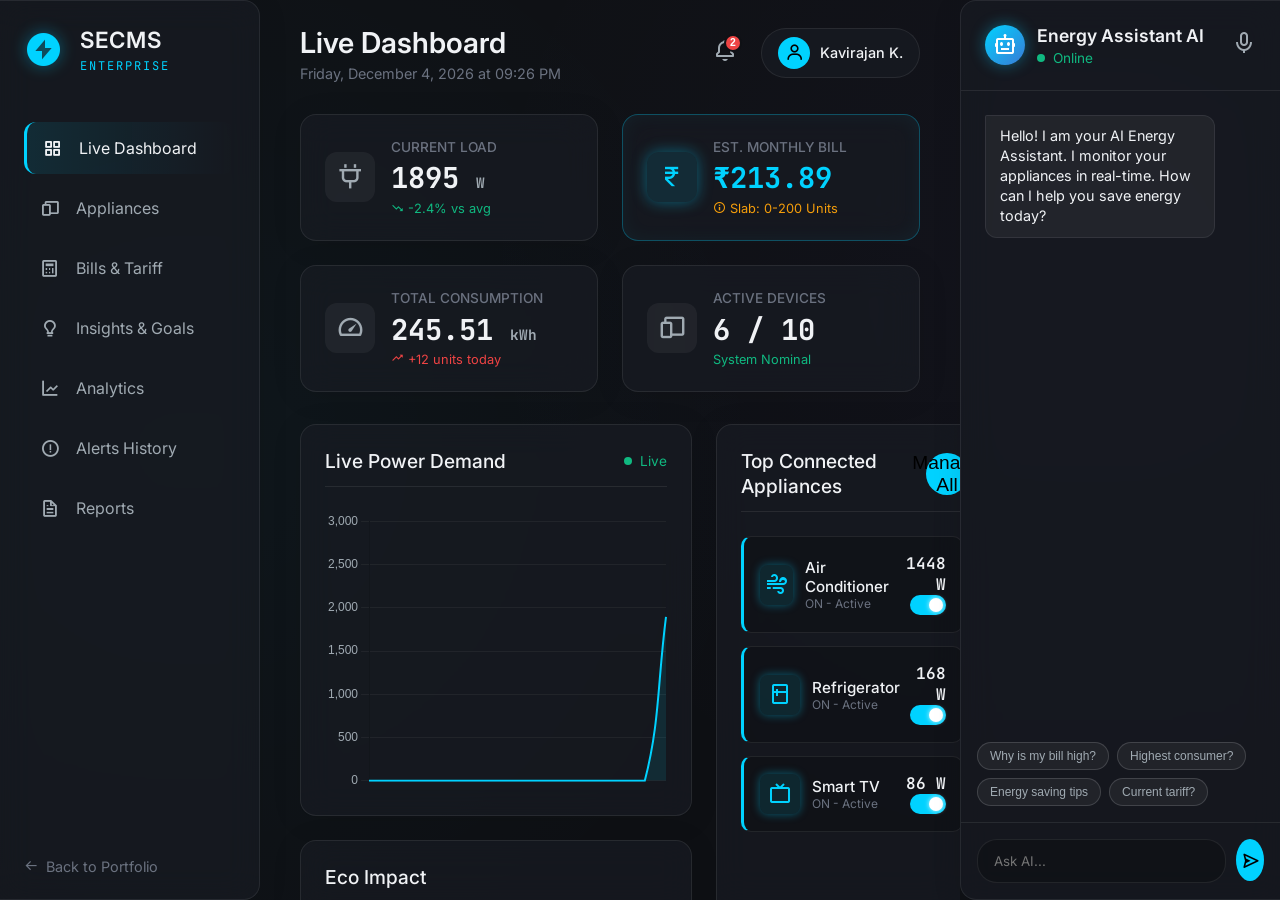
<file: index.html>
<!DOCTYPE html>
<html lang="en">
<head>
    <meta charset="UTF-8">
    <meta name="viewport" content="width=device-width, initial-scale=1.0">
    <title>SECMS Enterprise | Smart Dashboard</title>
    
    <!-- Google Fonts -->
    <link rel="preconnect" href="https://fonts.googleapis.com">
    <link rel="preconnect" href="https://fonts.gstatic.com" crossorigin>
    <link href="https://fonts.googleapis.com/css2?family=Inter:wght@300;400;500;600;700&family=JetBrains+Mono:wght@400;700&display=swap" rel="stylesheet">
    
    <!-- Boxicons -->
    <link href='assets/css/boxicons.min.css' rel='stylesheet'>
    
    <!-- Chart.js for graphs -->
    <script src="assets/js/chart.min.js"></script>

    <!-- Dedicated Stylesheet -->
    <link rel="stylesheet" href="secms-dashboard.css">
</head>
<body class="dark-theme">

    <div class="app-container">
        
        <!-- Sidebar Navigation -->
        <aside class="sidebar glass-panel">
            <div class="brand">
                <i class='bx bxs-bolt-circle brand-icon'></i>
                <div>
                    <h2>SECMS</h2>
                    <span class="brand-sub">Enterprise</span>
                </div>
            </div>

            <ul class="nav-menu">
                <li class="nav-item active" data-view="dashboard">
                    <i class='bx bx-grid-alt'></i>
                    <span>Live Dashboard</span>
                </li>
                <li class="nav-item" data-view="appliances">
                    <i class='bx bx-devices'></i>
                    <span>Appliances</span>
                </li>
                <li class="nav-item" data-view="calculator">
                    <i class='bx bx-calculator'></i>
                    <span>Bills & Tariff</span>
                </li>
                <li class="nav-item" data-view="insights">
                    <i class='bx bx-bulb'></i>
                    <span>Insights & Goals</span>
                </li>
                <li class="nav-item" data-view="analytics">
                    <i class='bx bx-line-chart'></i>
                    <span>Analytics</span>
                </li>
                <li class="nav-item" data-view="alerts">
                    <i class='bx bx-error-circle'></i>
                    <span>Alerts History</span>
                </li>
                <li class="nav-item" data-view="reports">
                    <i class='bx bx-file'></i>
                    <span>Reports</span>
                </li>
            </ul>

            <div class="sidebar-footer">
                <a href="index.html" class="back-link">
                    <i class='bx bx-arrow-back'></i>
                    <span>Back to Portfolio</span>
                </a>
            </div>
        </aside>

        <!-- Main Content Area -->
        <main class="main-content">
            
            <!-- Topbar -->
            <header class="topbar">
                <div class="page-title">
                    <h1 id="current-page-title">Live Dashboard</h1>
                    <p id="current-date-time" class="text-muted"></p>
                </div>
                
                <div class="topbar-actions">
                    <div class="alert-dropdown">
                        <button class="icon-btn" id="notifications-btn">
                            <i class='bx bx-bell'></i>
                            <span class="badge" id="alert-badge">2</span>
                        </button>
                        <div class="dropdown-content glass-panel" id="notifications-panel">
                            <div class="dropdown-header">Smart Alerts</div>
                            <ul id="alerts-list">
                                <!-- Alerts injected via JS -->
                            </ul>
                        </div>
                    </div>
                    <div class="user-profile">
                        <div class="avatar"><i class='bx bx-user'></i></div>
                        <span class="user-name">Kavirajan K.</span>
                    </div>
                </div>
            </header>

            <!-- Dashboard View -->
            <section id="view-dashboard" class="view-section active">
                
                <!-- KPI Cards -->
                <div class="kpi-grid">
                    <div class="kpi-card glass-panel">
                        <div class="kpi-icon"><i class='bx bx-plug'></i></div>
                        <div class="kpi-info">
                            <h3 class="kpi-title">Current Load</h3>
                            <div class="kpi-value"><span id="total-watts">0</span> <span class="unit">W</span></div>
                            <div class="kpi-trend text-success"><i class='bx bx-trending-down'></i> -2.4% vs avg</div>
                        </div>
                    </div>

                    <div class="kpi-card glass-panel neon-border">
                        <div class="kpi-icon highlight"><i class='bx bx-rupee'></i></div>
                        <div class="kpi-info">
                            <h3 class="kpi-title">Est. Monthly Bill</h3>
                            <div class="kpi-value highlight">₹<span id="est-bill">0.00</span></div>
                            <div class="kpi-trend text-warning"><i class='bx bx-info-circle'></i> Slab: <span id="current-slab">0-200 Units</span></div>
                        </div>
                    </div>

                    <div class="kpi-card glass-panel">
                        <div class="kpi-icon"><i class='bx bx-tachometer'></i></div>
                        <div class="kpi-info">
                            <h3 class="kpi-title">Total Consumption</h3>
                            <div class="kpi-value"><span id="total-units">0.00</span> <span class="unit">kWh</span></div>
                            <div class="kpi-trend text-danger"><i class='bx bx-trending-up'></i> +12 units today</div>
                        </div>
                    </div>

                    <div class="kpi-card glass-panel">
                        <div class="kpi-icon"><i class='bx bx-devices'></i></div>
                        <div class="kpi-info">
                            <h3 class="kpi-title">Active Devices</h3>
                            <div class="kpi-value"><span id="active-devices-count">0</span> / 10</div>
                            <div class="kpi-trend text-success">System Nominal</div>
                        </div>
                    </div>
                </div>

                <!-- Main Grid -->
                <div class="dashboard-grid">
                    
                    <!-- Real-time Chart -->
                    <div class="chart-container glass-panel">
                        <div class="panel-header">
                            <h2>Live Power Demand</h2>
                            <div class="status-indicator"><span class="dot pulse"></span> Live</div>
                        </div>
                        <div class="chart-wrapper">
                            <canvas id="livePowerChart"></canvas>
                        </div>
                    </div>

                    <!-- Environment & Footprint -->
                    <div class="stats-container glass-panel">
                        <div class="panel-header">
                            <h2>Eco Impact</h2>
                        </div>
                        <div class="eco-stats">
                            <div class="eco-item">
                                <i class='bx bx-leaf text-success'></i>
                                <div>
                                    <h4>Carbon Footprint</h4>
                                    <p><span id="carbon-val">12.5</span> kg CO₂</p>
                                </div>
                            </div>
                            <div class="eco-item">
                                <i class='bx bx-bulb text-warning'></i>
                                <div>
                                    <h4>Efficiency Score</h4>
                                    <p>87 / 100 <span class="text-success">(Good)</span></p>
                                </div>
                            </div>
                        </div>
                    </div>

                    <!-- Devices Summary (Overview) -->
                    <div class="devices-container glass-panel">
                        <div class="panel-header">
                            <h2>Top Connected Appliances</h2>
                            <button class="btn btn-sm btn-primary" onclick="document.querySelector('.nav-item[data-view=\'appliances\']').click()">Manage All</button>
                        </div>
                        <div class="devices-list" id="overview-devices-list">
                            <!-- Summary Devices injected via JS -->
                        </div>
                    </div>
                </div>
            </section>

            <!-- Appliances View -->
            <section id="view-appliances" class="view-section">
                <div class="dashboard-grid">
                    <div class="chart-container glass-panel" style="grid-column: 1 / 2; grid-row: 1 / 2;">
                        <div class="panel-header">
                            <h2>Appliance Breakdown</h2>
                        </div>
                        <div class="chart-wrapper" style="height: 300px; display: flex; justify-content: center;">
                            <canvas id="applianceBreakdownChart"></canvas>
                        </div>
                    </div>

                    <!-- Scheduling UI -->
                    <div class="stats-container glass-panel" style="grid-column: 1 / 2; grid-row: 2 / 3;">
                        <div class="panel-header">
                            <h2>Auto Device Scheduling</h2>
                            <button class="btn btn-sm btn-primary" id="btn-add-schedule"><i class='bx bx-plus'></i> New Rule</button>
                        </div>
                        <div class="schedule-list mt-3">
                            <div class="alert-item warning">
                                <i class='bx bx-time'></i>
                                <div style="flex: 1;">
                                    <strong>Water Heater</strong> - Turn ON at 06:00 AM
                                </div>
                                <label class="switch"><input type="checkbox" checked><span class="slider"></span></label>
                            </div>
                            <div class="alert-item">
                                <i class='bx bx-time'></i>
                                <div style="flex: 1;">
                                    <strong>Air Conditioner</strong> - Turn OFF at 05:00 AM
                                </div>
                                <label class="switch"><input type="checkbox" checked><span class="slider"></span></label>
                            </div>
                        </div>
                    </div>

                    <!-- Full Devices List -->
                    <div class="devices-container glass-panel" style="grid-column: 2 / 3; grid-row: 1 / 3;">
                        <div class="panel-header">
                            <h2>All Appliances</h2>
                            <div class="status-indicator"><span id="total-appliances-count">10</span> Devices</div>
                        </div>
                        <div class="devices-list" id="devices-list">
                            <!-- Devices injected via JS -->
                        </div>
                    </div>
                </div>
            </section>

            <!-- Insights & Goals View -->
            <section id="view-insights" class="view-section">
                <div class="kpi-grid">
                    <div class="kpi-card glass-panel neon-border">
                        <div class="kpi-icon highlight"><i class='bx bx-target-lock'></i></div>
                        <div class="kpi-info">
                            <h3 class="kpi-title">Monthly Energy Goal</h3>
                            <div class="kpi-value"><span id="goal-units">400</span> <span class="unit">kWh</span></div>
                            <div class="kpi-trend text-warning">Set Target</div>
                        </div>
                    </div>
                    <div class="kpi-card glass-panel">
                        <div class="kpi-info" style="width: 100%;">
                            <div style="display: flex; justify-content: space-between; margin-bottom: 5px;">
                                <span class="kpi-title">Progress</span>
                                <span class="text-success" id="goal-progress-text">61%</span>
                            </div>
                            <div class="progress-bar-bg">
                                <div class="progress-bar-fill" id="goal-progress-bar" style="width: 61%;"></div>
                            </div>
                            <p class="text-muted mt-2" style="font-size: 0.8rem;">You have <span id="goal-remaining" class="highlight">154.5</span> kWh remaining for this month.</p>
                        </div>
                    </div>
                </div>

                <div class="dashboard-grid mt-4">
                    <div class="glass-panel p-4" style="grid-column: 1 / 2;">
                        <h2><i class='bx bx-brain highlight'></i> AI Energy Recommendations</h2>
                        <ul class="recommendation-list mt-3">
                            <li>
                                <i class='bx bx-check-circle text-success'></i>
                                <div>
                                    <h4>Peak Hour Optimization</h4>
                                    <p class="text-muted">Shift washing machine usage to off-peak hours (10 PM - 6 AM) to save an estimated ₹120/month.</p>
                                </div>
                            </li>
                            <li>
                                <i class='bx bx-info-circle text-warning'></i>
                                <div>
                                    <h4>Phantom Load Detected</h4>
                                    <p class="text-muted">Microwave and TV are consuming 15W in standby. Use smart plugs to completely cut power.</p>
                                </div>
                            </li>
                            <li>
                                <i class='bx bx-check-circle text-success'></i>
                                <div>
                                    <h4>Thermostat Adjustment</h4>
                                    <p class="text-muted">Raising AC temperature from 22°C to 24°C can reduce energy consumption by 12%.</p>
                                </div>
                            </li>
                        </ul>
                    </div>
                    
                    <div class="glass-panel p-4" style="grid-column: 2 / 3;">
                        <h2><i class='bx bx-sun text-warning'></i> Peak Hours</h2>
                        <div class="mt-3 text-center">
                            <div style="font-size: 2rem; color: var(--danger); font-family: var(--font-mono); font-weight: 700;">6:00 PM - 10:00 PM</div>
                            <p class="text-muted mt-2">Energy demand is highest during this window. Avoid running heavy appliances like the Water Heater.</p>
                        </div>
                    </div>
                </div>
            </section>

            <!-- Calculator View -->
            <section id="view-calculator" class="view-section">
                <div class="calculator-grid">
                    <div class="calc-panel glass-panel">
                        <h2>Unit to Cost Calculator</h2>
                        <p class="text-muted">Enter consumed units (kWh) to calculate electricity bill according to the latest TNEB tariff.</p>
                        
                        <div class="input-group">
                            <label>Consumed Units (kWh)</label>
                            <input type="number" id="calc-units" placeholder="e.g. 350" min="0">
                        </div>
                        <button class="btn btn-primary" id="btn-calc-cost">Calculate Bill</button>
                        
                        <div class="calc-result" id="cost-result-box" style="display: none;">
                            <h3>Total Bill: <span class="highlight">₹<span id="calc-res-cost">0.00</span></span></h3>
                            <div class="breakdown" id="calc-res-breakdown"></div>
                        </div>
                    </div>

                    <div class="calc-panel glass-panel">
                        <h2>Cost to Unit Estimator</h2>
                        <p class="text-muted">Enter desired bill amount to estimate maximum allowed unit consumption.</p>
                        
                        <div class="input-group">
                            <label>Bill Amount (₹)</label>
                            <input type="number" id="calc-cost" placeholder="e.g. 1500" min="0">
                        </div>
                        <button class="btn btn-primary" id="btn-calc-units">Estimate Units</button>
                        
                        <div class="calc-result" id="units-result-box" style="display: none;">
                            <h3>Est. Usage: <span class="highlight"><span id="calc-res-units">0</span> kWh</span></h3>
                            <p class="text-muted mt-2">Maximum units you can consume to keep the bill under this amount.</p>
                        </div>
                    </div>
                </div>
                
                <div class="tariff-table-container glass-panel mt-4">
                    <h2>TNEB Tariff Structure (Reference)</h2>
                    <div class="table-responsive mt-3">
                        <table class="tariff-table">
                            <thead>
                                <tr>
                                    <th>Consumption Range</th>
                                    <th>1-200 Units</th>
                                    <th>201-400 Units</th>
                                    <th>401-500 Units</th>
                                    <th>501-600 Units</th>
                                    <th>601-800 Units</th>
                                    <th>801-1000 Units</th>
                                    <th>>1000 Units</th>
                                </tr>
                            </thead>
                            <tbody>
                                <tr>
                                    <td><strong>Up to 500 Units</strong></td>
                                    <td>₹0.00</td>
                                    <td>₹4.70</td>
                                    <td>₹6.30</td>
                                    <td>-</td>
                                    <td>-</td>
                                    <td>-</td>
                                    <td>-</td>
                                </tr>
                                <tr>
                                    <td><strong>Above 500 Units</strong></td>
                                    <td>₹0.00 (up to 100)</td>
                                    <td>₹4.70 (101-400)</td>
                                    <td>₹6.30</td>
                                    <td>₹8.40</td>
                                    <td>₹9.45</td>
                                    <td>₹10.50</td>
                                    <td>₹11.55</td>
                                </tr>
                            </tbody>
                        </table>
                    </div>
                </div>
            </section>
            
            <!-- Analytics View -->
            <section id="view-analytics" class="view-section">
                <div class="dashboard-grid">
                    <div class="chart-container glass-panel" style="grid-column: 1 / 3;">
                        <div class="panel-header">
                            <h2>Energy Consumption Trends</h2>
                            <select id="trend-period" class="select-glass">
                                <option value="weekly">This Week</option>
                                <option value="monthly">This Month</option>
                                <option value="yearly">This Year</option>
                            </select>
                        </div>
                        <div class="chart-wrapper" style="height: 350px;">
                            <canvas id="trendChart"></canvas>
                        </div>
                    </div>
                    
                    <div class="glass-panel p-4" style="grid-column: 1 / 3;">
                        <h2>Smart Comparison Mode</h2>
                        <p class="text-muted mb-3">Compare appliance usage or time periods to identify anomalies.</p>
                        <div style="display: flex; gap: 1rem; align-items: center;">
                            <select class="select-glass" style="flex: 1;"><option>Air Conditioner</option><option>Water Heater</option></select>
                            <span class="text-muted">VS</span>
                            <select class="select-glass" style="flex: 1;"><option>Refrigerator</option><option>Smart TV</option></select>
                            <button class="btn btn-primary" style="border-radius: 8px;">Compare</button>
                        </div>
                        <div class="mt-4 text-center text-muted">
                            <i class='bx bx-bar-chart-alt-2' style="font-size: 3rem; opacity: 0.5;"></i>
                            <p>Select items to compare</p>
                        </div>
                    </div>
                </div>
            </section>

            <!-- Alerts View -->
            <section id="view-alerts" class="view-section">
                <div class="glass-panel p-4">
                    <div class="panel-header">
                        <h2>Anomaly Detection & Alerts</h2>
                        <button class="btn btn-sm" style="border: 1px solid var(--border-glass); background: transparent; color: var(--text-primary);">Mark all as read</button>
                    </div>
                    <div class="mt-3">
                        <ul id="full-alerts-list" style="display: flex; flex-direction: column; gap: 10px;">
                            <li class="alert-item danger" style="padding: 15px;">
                                <i class='bx bx-error' style="font-size: 1.5rem;"></i> 
                                <div>
                                    <strong>Critical: Voltage Fluctuation Detected</strong>
                                    <p class="text-muted mt-1">Unusual voltage drop detected on Mains. Sensitive electronics may be at risk.</p>
                                    <span style="font-size: 0.75rem; color: var(--text-secondary);">Today, 10:45 AM</span>
                                </div>
                            </li>
                            <li class="alert-item warning" style="padding: 15px;">
                                <i class='bx bx-error-circle' style="font-size: 1.5rem;"></i> 
                                <div>
                                    <strong>High Usage: AC Running > 8 Hours</strong>
                                    <p class="text-muted mt-1">The Air Conditioner has been running continuously. Consider turning it off to save energy.</p>
                                    <span style="font-size: 0.75rem; color: var(--text-secondary);">Yesterday, 11:30 PM</span>
                                </div>
                            </li>
                            <li class="alert-item" style="padding: 15px;">
                                <i class='bx bx-info-circle' style="font-size: 1.5rem; color: var(--accent-primary);"></i> 
                                <div>
                                    <strong>System Update</strong>
                                    <p class="text-muted mt-1">Firmware for Smart Meter updated to v2.4.1.</p>
                                    <span style="font-size: 0.75rem; color: var(--text-secondary);">May 17, 02:00 AM</span>
                                </div>
                            </li>
                        </ul>
                    </div>
                </div>
            </section>

            <!-- Reports View -->
            <section id="view-reports" class="view-section">
                <div class="glass-panel p-4">
                    <div class="panel-header">
                        <h2>Exportable Reports</h2>
                    </div>
                    <div class="dashboard-grid mt-4">
                        <div class="report-card text-center" style="padding: 2rem; border: 1px solid var(--border-glass); border-radius: 12px; background: rgba(0,0,0,0.2);">
                            <i class='bx bxs-file-pdf' style="font-size: 4rem; color: #ff4757;"></i>
                            <h3 class="mt-3">Monthly Summary</h3>
                            <p class="text-muted mb-3">Detailed consumption breakdown and billing.</p>
                            <button class="btn btn-primary w-100" id="btn-export-pdf" style="width: 100%; border-radius: 8px;">Export PDF</button>
                        </div>
                        <div class="report-card text-center" style="padding: 2rem; border: 1px solid var(--border-glass); border-radius: 12px; background: rgba(0,0,0,0.2);">
                            <i class='bx bxs-file-blank' style="font-size: 4rem; color: #2ed573;"></i>
                            <h3 class="mt-3">Raw Usage Data</h3>
                            <p class="text-muted mb-3">Hourly reading logs for data analysis.</p>
                            <button class="btn btn-primary w-100" id="btn-export-csv" style="width: 100%; border-radius: 8px;">Export CSV</button>
                        </div>
                    </div>
                </div>
            </section>

        </main>

        <!-- Right AI Chatbot Panel -->
        <aside class="ai-panel glass-panel">
            <div class="chat-header">
                <div class="ai-avatar pulse-glow"><i class='bx bx-bot'></i></div>
                <div style="flex: 1;">
                    <h3>Energy Assistant AI</h3>
                    <span class="status-indicator"><span class="dot pulse"></span> Online</span>
                </div>
                <button class="icon-btn" id="voice-btn" title="Voice Command"><i class='bx bx-microphone'></i></button>
                <button class="icon-btn" id="close-chat-btn"><i class='bx bx-x'></i></button>
            </div>
            
            <div class="chat-messages" id="chat-messages">
                <div class="message ai">
                    <div class="msg-bubble">
                        Hello! I am your AI Energy Assistant. I monitor your appliances in real-time. How can I help you save energy today?
                    </div>
                </div>
            </div>
            
            <div class="chat-suggestions">
                <button class="chip">Why is my bill high?</button>
                <button class="chip">Highest consumer?</button>
                <button class="chip">Energy saving tips</button>
                <button class="chip">Current tariff?</button>
            </div>
            
            <div class="chat-input-area">
                <input type="text" id="chat-input" placeholder="Ask AI...">
                <button id="send-btn" class="btn-primary"><i class='bx bx-send'></i></button>
            </div>
        </aside>

        <!-- Floating Chat Button (Mobile/Tablet) -->
        <button class="floating-chat-btn" id="floating-chat-btn">
            <i class='bx bx-bot'></i>
        </button>

    </div>

    <!-- Application Logic -->
    <script src="secms-app.js"></script>
</body>
</html>
</file>
<file: secms-dashboard.css>
/* 
   SECMS Enterprise Dashboard 
   Dark Theme, Glassmorphism, Neon Elements
*/

:root {
    /* Tesla/Enterprise Dark Theme Palette */
    --bg-base: #0f1115; /* Very dark slate, almost black */
    --bg-surface: rgba(25, 28, 36, 0.65); /* Glass surface */
    --bg-surface-hover: rgba(35, 38, 48, 0.8);
    --bg-panel: #16181d;
    
    --text-primary: #f0f2f5;
    --text-secondary: #a0aab2;
    --text-muted: #6b7280;
    
    --accent-primary: #00d2ff; /* Cyan neon */
    --accent-glow: rgba(0, 210, 255, 0.4);
    
    --success: #10b981;
    --success-glow: rgba(16, 185, 129, 0.3);
    
    --warning: #f59e0b;
    --warning-glow: rgba(245, 158, 11, 0.3);
    
    --danger: #ef4444;
    --danger-glow: rgba(239, 68, 68, 0.3);
    
    --border-glass: rgba(255, 255, 255, 0.08);
    --border-light: rgba(255, 255, 255, 0.15);
    
    --font-main: 'Inter', sans-serif;
    --font-mono: 'JetBrains Mono', monospace;
    
    --transition: all 0.3s cubic-bezier(0.4, 0, 0.2, 1);
}

* {
    margin: 0;
    padding: 0;
    box-sizing: border-box;
}

body.dark-theme {
    font-family: var(--font-main);
    background-color: var(--bg-base);
    color: var(--text-primary);
    overflow-x: hidden;
    height: 100vh;
    /* subtle background mesh gradient if desired, or plain dark */
    background-image: 
        radial-gradient(circle at 15% 50%, rgba(0, 210, 255, 0.03) 0%, transparent 50%),
        radial-gradient(circle at 85% 30%, rgba(139, 92, 246, 0.03) 0%, transparent 50%);
}

a {
    text-decoration: none;
    color: inherit;
}

ul {
    list-style: none;
}

/* Typography Helpers */
h1, h2, h3, h4, h5 { font-weight: 600; line-height: 1.3; }
.text-muted { color: var(--text-muted); font-size: 0.9rem; }
.text-success { color: var(--success); }
.text-warning { color: var(--warning); }
.text-danger { color: var(--danger); }
.highlight { color: var(--accent-primary); }
.mt-2 { margin-top: 0.5rem; }
.mt-3 { margin-top: 1rem; }
.mt-4 { margin-top: 2rem; }
.text-center { text-align: center; }

/* App Layout Container */
.app-container {
    display: flex;
    height: 100vh;
    overflow: hidden;
}

/* Glassmorphism Panel Base */
.glass-panel {
    background: var(--bg-surface);
    backdrop-filter: blur(16px);
    -webkit-backdrop-filter: blur(16px);
    border: 1px solid var(--border-glass);
    border-radius: 16px;
    box-shadow: 0 4px 30px rgba(0, 0, 0, 0.1);
}

/* --- SIDEBAR --- */
.sidebar {
    width: 260px;
    height: 100vh;
    display: flex;
    flex-direction: column;
    padding: 1.5rem;
    z-index: 10;
    border-radius: 0 16px 16px 0;
    border-left: none;
}

.brand {
    display: flex;
    align-items: center;
    gap: 1rem;
    margin-bottom: 3rem;
}

.brand-icon {
    font-size: 2.5rem;
    color: var(--accent-primary);
    filter: drop-shadow(0 0 8px var(--accent-glow));
}

.brand h2 {
    font-size: 1.4rem;
    letter-spacing: 1px;
}

.brand-sub {
    font-size: 0.75rem;
    color: var(--accent-primary);
    text-transform: uppercase;
    letter-spacing: 2px;
    font-family: var(--font-mono);
}

.nav-menu {
    flex: 1;
    display: flex;
    flex-direction: column;
    gap: 0.5rem;
}

.nav-item {
    display: flex;
    align-items: center;
    gap: 1rem;
    padding: 1rem;
    border-radius: 12px;
    color: var(--text-secondary);
    cursor: pointer;
    transition: var(--transition);
}

.nav-item i {
    font-size: 1.25rem;
}

.nav-item:hover, .nav-item.active {
    background: var(--bg-surface-hover);
    color: var(--text-primary);
}

.nav-item.active {
    border-left: 3px solid var(--accent-primary);
    background: linear-gradient(90deg, rgba(0,210,255,0.1) 0%, transparent 100%);
}

.sidebar-footer {
    margin-top: auto;
}

.back-link {
    display: flex;
    align-items: center;
    gap: 0.5rem;
    color: var(--text-muted);
    font-size: 0.9rem;
    transition: var(--transition);
}

.back-link:hover {
    color: var(--accent-primary);
}

/* --- MAIN CONTENT --- */
.main-content {
    flex: 1;
    display: flex;
    flex-direction: column;
    overflow-y: auto;
    padding: 1.5rem 2.5rem;
    scroll-behavior: smooth;
}

/* Topbar */
.topbar {
    display: flex;
    justify-content: space-between;
    align-items: center;
    margin-bottom: 2rem;
}

.page-title h1 {
    font-size: 1.8rem;
    margin-bottom: 0.2rem;
}

.topbar-actions {
    display: flex;
    align-items: center;
    gap: 1.5rem;
}

.icon-btn {
    background: transparent;
    border: none;
    color: var(--text-secondary);
    font-size: 1.5rem;
    cursor: pointer;
    position: relative;
    transition: var(--transition);
}

.icon-btn:hover {
    color: var(--accent-primary);
}

.icon-btn.listening {
    color: #ff4757;
    animation: pulseMic 1.5s infinite;
}

@keyframes pulseMic {
    0% { transform: scale(1); text-shadow: 0 0 0 rgba(255, 71, 87, 0.4); }
    50% { transform: scale(1.1); text-shadow: 0 0 15px rgba(255, 71, 87, 0.8); }
    100% { transform: scale(1); text-shadow: 0 0 0 rgba(255, 71, 87, 0.4); }
}

.badge {
    position: absolute;
    top: -5px;
    right: -5px;
    background: var(--danger);
    color: white;
    font-size: 0.65rem;
    font-weight: bold;
    height: 18px;
    width: 18px;
    border-radius: 50%;
    display: flex;
    align-items: center;
    justify-content: center;
    border: 2px solid var(--bg-base);
}

/* Alert Dropdown */
.alert-dropdown {
    position: relative;
}

.dropdown-content {
    position: absolute;
    top: 40px;
    right: 0;
    width: 320px;
    display: none;
    flex-direction: column;
    z-index: 100;
    padding: 1rem;
    animation: fadeIn 0.3s ease;
}

.dropdown-content.show {
    display: flex;
}

.dropdown-header {
    font-weight: 600;
    margin-bottom: 1rem;
    padding-bottom: 0.5rem;
    border-bottom: 1px solid var(--border-glass);
}

#alerts-list {
    max-height: 300px;
    overflow-y: auto;
}

.alert-item {
    display: flex;
    gap: 10px;
    padding: 10px;
    border-radius: 8px;
    margin-bottom: 5px;
    background: rgba(255,255,255,0.03);
    font-size: 0.85rem;
}

.alert-item.warning i { color: var(--warning); }
.alert-item.danger i { color: var(--danger); }

.user-profile {
    display: flex;
    align-items: center;
    gap: 10px;
    padding: 0.5rem 1rem;
    background: var(--bg-surface);
    border: 1px solid var(--border-glass);
    border-radius: 30px;
}

.avatar {
    width: 32px;
    height: 32px;
    border-radius: 50%;
    background: var(--accent-primary);
    color: #000;
    display: flex;
    align-items: center;
    justify-content: center;
    font-size: 1.2rem;
}

.user-name {
    font-size: 0.9rem;
    font-weight: 500;
}

/* --- VIEWS --- */
.view-section {
    display: none;
    animation: fadeIn 0.4s ease;
}

.view-section.active {
    display: block;
}

@keyframes fadeIn {
    from { opacity: 0; transform: translateY(10px); }
    to { opacity: 1; transform: translateY(0); }
}

/* --- DASHBOARD VIEW --- */

/* KPI Grid */
.kpi-grid {
    display: grid;
    grid-template-columns: repeat(auto-fit, minmax(220px, 1fr));
    gap: 1.5rem;
    margin-bottom: 2rem;
}

.kpi-card {
    padding: 1.5rem;
    display: flex;
    align-items: center;
    gap: 1rem;
    transition: var(--transition);
}

.kpi-card:hover {
    transform: translateY(-5px);
    border-color: var(--border-light);
}

.kpi-card.neon-border {
    border-color: rgba(0, 210, 255, 0.3);
    box-shadow: inset 0 0 20px rgba(0, 210, 255, 0.05);
}

.kpi-icon {
    width: 50px;
    height: 50px;
    border-radius: 12px;
    background: rgba(255, 255, 255, 0.05);
    display: flex;
    align-items: center;
    justify-content: center;
    font-size: 1.8rem;
    color: var(--text-secondary);
}

.kpi-icon.highlight {
    color: var(--accent-primary);
    background: rgba(0, 210, 255, 0.1);
    box-shadow: 0 0 15px var(--accent-glow);
}

.kpi-info {
    flex: 1;
}

.kpi-title {
    font-size: 0.85rem;
    color: var(--text-muted);
    font-weight: 500;
    text-transform: uppercase;
}

.kpi-value {
    font-size: 1.8rem;
    font-weight: 700;
    font-family: var(--font-mono);
    margin: 0.2rem 0;
}

.kpi-value .unit {
    font-size: 0.9rem;
    color: var(--text-secondary);
}

.kpi-trend {
    font-size: 0.8rem;
    display: flex;
    align-items: center;
    gap: 4px;
}

/* Dashboard Main Grid */
.dashboard-grid {
    display: grid;
    grid-template-columns: 2fr 1fr;
    grid-template-rows: auto auto;
    gap: 1.5rem;
}

.panel-header {
    display: flex;
    justify-content: space-between;
    align-items: center;
    margin-bottom: 1.5rem;
    padding-bottom: 0.8rem;
    border-bottom: 1px solid var(--border-glass);
}

.panel-header h2 {
    font-size: 1.2rem;
    font-weight: 500;
}

/* Chart */
.chart-container {
    grid-column: 1 / 2;
    padding: 1.5rem;
}

.chart-wrapper {
    position: relative;
    height: 280px;
    width: 100%;
}

.status-indicator {
    display: flex;
    align-items: center;
    gap: 8px;
    font-size: 0.85rem;
    color: var(--success);
}

.dot {
    width: 8px;
    height: 8px;
    border-radius: 50%;
    background: var(--success);
}

.dot.pulse {
    box-shadow: 0 0 0 0 rgba(16, 185, 129, 0.7);
    animation: pulse 1.5s infinite cubic-bezier(0.66, 0, 0, 1);
}

@keyframes pulse {
    to { box-shadow: 0 0 0 10px rgba(16, 185, 129, 0); }
}

/* Eco Stats */
.stats-container {
    grid-column: 1 / 2;
    padding: 1.5rem;
}

.eco-stats {
    display: flex;
    gap: 2rem;
}

.eco-item {
    display: flex;
    align-items: center;
    gap: 1rem;
    flex: 1;
    background: rgba(255,255,255,0.02);
    padding: 1rem;
    border-radius: 12px;
}

.eco-item i {
    font-size: 2.5rem;
}

.eco-item h4 {
    font-size: 0.9rem;
    color: var(--text-muted);
}

.eco-item p {
    font-size: 1.2rem;
    font-weight: 600;
}

/* Devices List */
.devices-container {
    grid-column: 2 / 3;
    grid-row: 1 / 3;
    padding: 1.5rem;
    display: flex;
    flex-direction: column;
}

.devices-list {
    display: flex;
    flex-direction: column;
    gap: 0.8rem;
    overflow-y: auto;
    flex: 1;
    padding-right: 5px;
}

/* Custom scrollbar for devices list */
.devices-list::-webkit-scrollbar {
    width: 4px;
}
.devices-list::-webkit-scrollbar-thumb {
    background: var(--border-light);
    border-radius: 4px;
}

.device-card {
    background: rgba(0, 0, 0, 0.2);
    border: 1px solid var(--border-glass);
    border-radius: 10px;
    padding: 1rem;
    display: flex;
    align-items: center;
    justify-content: space-between;
    transition: var(--transition);
}

.device-card:hover {
    background: rgba(255, 255, 255, 0.05);
}

.device-card.active {
    border-left: 3px solid var(--accent-primary);
}

.device-info {
    display: flex;
    align-items: center;
    gap: 12px;
}

.device-icon {
    width: 40px;
    height: 40px;
    border-radius: 8px;
    background: rgba(255,255,255,0.05);
    display: flex;
    align-items: center;
    justify-content: center;
    font-size: 1.5rem;
    color: var(--text-secondary);
    transition: var(--transition);
}

.device-card.active .device-icon {
    color: var(--accent-primary);
    background: rgba(0, 210, 255, 0.1);
    box-shadow: 0 0 10px var(--accent-glow);
}

.device-name {
    font-weight: 500;
    font-size: 0.95rem;
}

.device-status {
    font-size: 0.75rem;
    color: var(--text-muted);
}

.device-stats {
    text-align: right;
    font-family: var(--font-mono);
}

.device-power {
    font-weight: 600;
    font-size: 1rem;
    color: var(--text-primary);
}

.device-cost {
    font-size: 0.75rem;
    color: var(--text-muted);
}

/* Toggle Switch */
.switch {
    position: relative;
    display: inline-block;
    width: 36px;
    height: 20px;
    margin-left: 10px;
}

.switch input {
    opacity: 0;
    width: 0;
    height: 0;
}

.slider {
    position: absolute;
    cursor: pointer;
    top: 0; left: 0; right: 0; bottom: 0;
    background-color: rgba(255,255,255,0.1);
    transition: .4s;
    border-radius: 20px;
}

.slider:before {
    position: absolute;
    content: "";
    height: 14px;
    width: 14px;
    left: 3px;
    bottom: 3px;
    background-color: var(--text-secondary);
    transition: .4s;
    border-radius: 50%;
}

input:checked + .slider {
    background-color: var(--accent-primary);
}

input:checked + .slider:before {
    transform: translateX(16px);
    background-color: #fff;
    box-shadow: 0 0 5px rgba(255,255,255,0.8);
}


/* --- AI PANEL --- */
.ai-panel {
    width: 320px;
    height: 100vh;
    display: flex;
    flex-direction: column;
    border-radius: 16px 0 0 16px;
    border-right: none;
    transition: transform 0.3s ease;
}

.chat-header {
    padding: 1.5rem;
    display: flex;
    align-items: center;
    gap: 12px;
    border-bottom: 1px solid var(--border-glass);
}

.ai-avatar {
    width: 40px;
    height: 40px;
    border-radius: 50%;
    background: linear-gradient(135deg, #00d2ff, #3a7bd5);
    display: flex;
    align-items: center;
    justify-content: center;
    font-size: 1.5rem;
    color: #fff;
}

.pulse-glow {
    box-shadow: 0 0 15px var(--accent-glow);
    animation: glowPulse 2s infinite alternate;
}

@keyframes glowPulse {
    from { box-shadow: 0 0 10px var(--accent-glow); }
    to { box-shadow: 0 0 20px rgba(0, 210, 255, 0.6); }
}

.chat-header h3 {
    font-size: 1.1rem;
    margin-bottom: 2px;
}

#close-chat-btn {
    margin-left: auto;
    display: none; /* Only show on mobile */
}

.chat-messages {
    flex: 1;
    padding: 1.5rem;
    overflow-y: auto;
    display: flex;
    flex-direction: column;
    gap: 1rem;
}

/* Custom scrollbar */
.chat-messages::-webkit-scrollbar { width: 4px; }
.chat-messages::-webkit-scrollbar-thumb { background: var(--border-light); border-radius: 4px; }

.message {
    max-width: 85%;
    display: flex;
    flex-direction: column;
}

.message.ai {
    align-self: flex-start;
}

.message.user {
    align-self: flex-end;
}

.msg-bubble {
    padding: 10px 14px;
    border-radius: 12px;
    font-size: 0.9rem;
    line-height: 1.4;
    word-wrap: break-word;
}

.message.ai .msg-bubble {
    background: rgba(255,255,255,0.05);
    border: 1px solid var(--border-glass);
    border-top-left-radius: 2px;
}

.message.user .msg-bubble {
    background: var(--accent-primary);
    color: #000;
    border-top-right-radius: 2px;
}

.chat-suggestions {
    padding: 0 1rem;
    display: flex;
    flex-wrap: wrap;
    gap: 8px;
    margin-bottom: 1rem;
}

.chip {
    background: rgba(255,255,255,0.05);
    border: 1px solid var(--border-light);
    color: var(--text-secondary);
    padding: 6px 12px;
    border-radius: 20px;
    font-size: 0.75rem;
    cursor: pointer;
    transition: var(--transition);
}

.chip:hover {
    background: rgba(0, 210, 255, 0.1);
    color: var(--accent-primary);
    border-color: var(--accent-primary);
}

.chat-input-area {
    padding: 1rem;
    border-top: 1px solid var(--border-glass);
    display: flex;
    gap: 10px;
}

.chat-input-area input {
    flex: 1;
    background: rgba(0,0,0,0.2);
    border: 1px solid var(--border-glass);
    border-radius: 20px;
    padding: 0.8rem 1rem;
    color: var(--text-primary);
    font-family: inherit;
    outline: none;
    transition: var(--transition);
}

.chat-input-area input:focus {
    border-color: var(--accent-primary);
    box-shadow: 0 0 10px var(--accent-glow);
}

.btn-primary {
    background: var(--accent-primary);
    color: #000;
    border: none;
    width: 42px;
    height: 42px;
    border-radius: 50%;
    display: flex;
    align-items: center;
    justify-content: center;
    font-size: 1.2rem;
    cursor: pointer;
    transition: var(--transition);
}

.btn-primary:hover {
    transform: scale(1.05);
    box-shadow: 0 0 10px var(--accent-glow);
}

/* Floating button for mobile */
.floating-chat-btn {
    position: fixed;
    bottom: 20px;
    right: 20px;
    width: 50px;
    height: 50px;
    border-radius: 50%;
    background: var(--accent-primary);
    color: #000;
    display: none;
    align-items: center;
    justify-content: center;
    font-size: 1.5rem;
    border: none;
    cursor: pointer;
    box-shadow: 0 4px 15px rgba(0, 0, 0, 0.3);
    z-index: 100;
}

/* Calculator Grid */
.calculator-grid {
    display: grid;
    grid-template-columns: 1fr 1fr;
    gap: 1.5rem;
}

.calc-panel {
    padding: 2rem;
    display: flex;
    flex-direction: column;
    gap: 1rem;
}

.calc-panel h2 {
    font-size: 1.4rem;
    margin-bottom: 0.5rem;
}

.input-group {
    display: flex;
    flex-direction: column;
    gap: 0.5rem;
    margin-bottom: 1rem;
}

.input-group label {
    font-size: 0.9rem;
    color: var(--text-secondary);
}

.input-group input {
    background: rgba(0,0,0,0.3);
    border: 1px solid var(--border-light);
    border-radius: 8px;
    padding: 0.8rem;
    color: white;
    font-size: 1rem;
    outline: none;
}

.input-group input:focus {
    border-color: var(--accent-primary);
}

.calc-panel .btn-primary {
    width: auto;
    height: auto;
    padding: 0.8rem 1.5rem;
    border-radius: 8px;
    font-size: 1rem;
    font-weight: 500;
}

.calc-result {
    margin-top: 1.5rem;
    padding: 1.5rem;
    background: rgba(0, 210, 255, 0.05);
    border: 1px solid rgba(0, 210, 255, 0.2);
    border-radius: 8px;
}

.breakdown {
    margin-top: 1rem;
    font-family: var(--font-mono);
    font-size: 0.85rem;
    display: flex;
    flex-direction: column;
    gap: 5px;
    color: var(--text-secondary);
}

/* Tariff Table */
.tariff-table-container {
    padding: 2rem;
}

.table-responsive {
    overflow-x: auto;
}

.tariff-table {
    width: 100%;
    border-collapse: collapse;
    font-size: 0.9rem;
}

.tariff-table th, .tariff-table td {
    padding: 12px 15px;
    text-align: left;
    border-bottom: 1px solid var(--border-glass);
}

.tariff-table th {
    background: rgba(255,255,255,0.05);
    font-weight: 600;
    color: var(--text-secondary);
}

.tariff-table tr:hover td {
    background: rgba(255,255,255,0.02);
}

/* --- NEW COMPONENTS (Goals, Reports, Selects) --- */
.progress-bar-bg {
    width: 100%;
    height: 8px;
    background: rgba(255, 255, 255, 0.1);
    border-radius: 4px;
    overflow: hidden;
    margin-top: 5px;
}

.progress-bar-fill {
    height: 100%;
    background: linear-gradient(90deg, var(--accent-primary), var(--success));
    border-radius: 4px;
    transition: width 1s ease-in-out;
}

.recommendation-list {
    list-style: none;
    display: flex;
    flex-direction: column;
    gap: 1rem;
}

.recommendation-list li {
    display: flex;
    gap: 1rem;
    padding: 1rem;
    background: rgba(255, 255, 255, 0.03);
    border-radius: 8px;
    border-left: 3px solid var(--border-glass);
}

.recommendation-list li h4 {
    margin-bottom: 0.3rem;
    font-size: 1rem;
}

.select-glass {
    background: rgba(0,0,0,0.3);
    border: 1px solid var(--border-glass);
    color: var(--text-primary);
    padding: 0.5rem 1rem;
    border-radius: 8px;
    font-family: inherit;
    outline: none;
    appearance: none;
}

.select-glass option {
    background: var(--bg-panel);
    color: var(--text-primary);
}

.w-100 {
    width: 100%;
}
.mb-3 {
    margin-bottom: 1rem;
}
.p-4 {
    padding: 1.5rem;
}
.schedule-list {
    display: flex;
    flex-direction: column;
    gap: 0.8rem;
}
</file>
